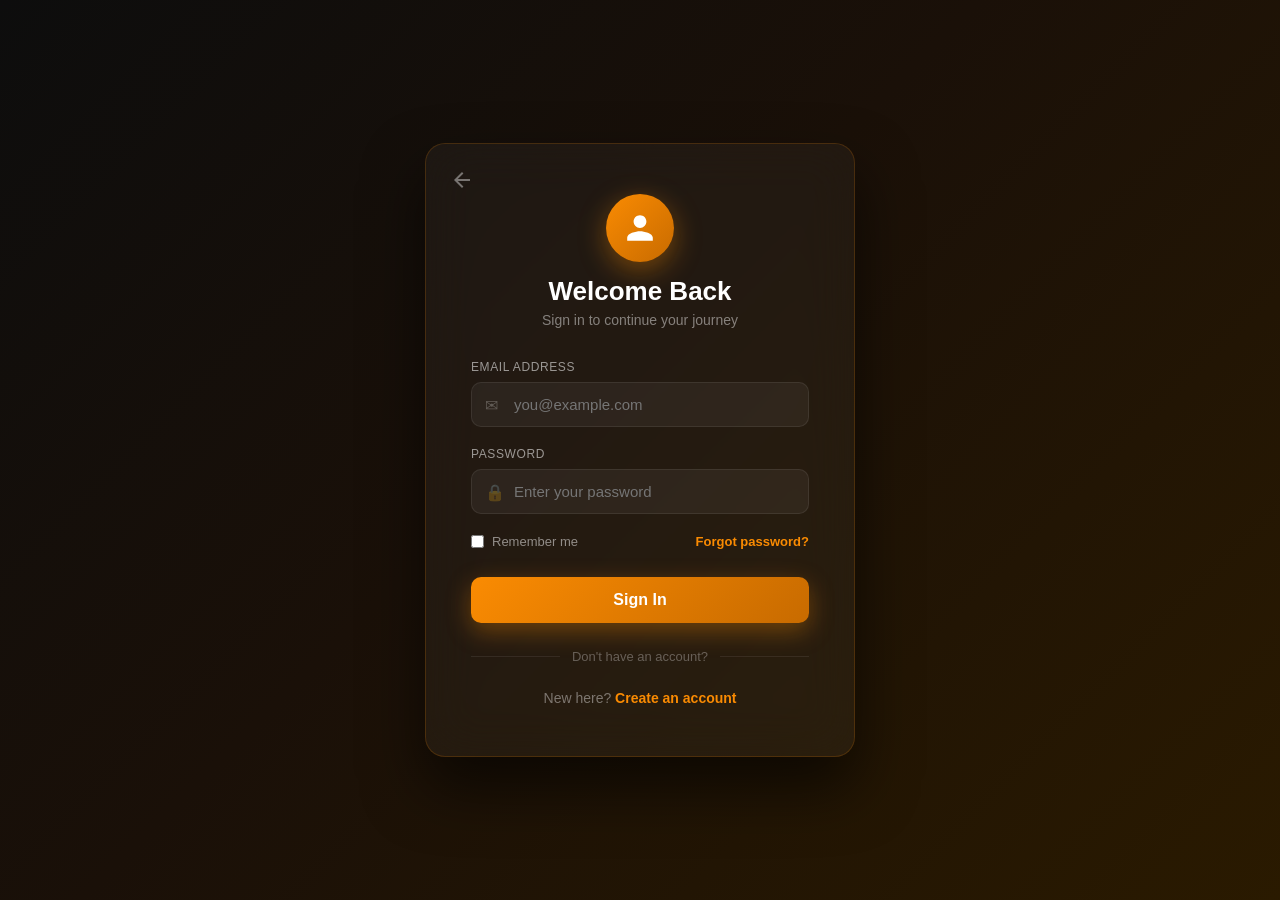
<file: login_form.html>
<!DOCTYPE html>
<html lang="en">
<head>
  <meta charset="UTF-8" />
  <meta name="viewport" content="width=device-width, initial-scale=1.0" />
  <meta name="description" content="Login to your account securely." />
  <title>Login — Tuscany Travel</title>
  <link rel="stylesheet" href="style/login.css" />
</head>
<body>

  <div class="login-container">

    <!-- Back to Home -->
    <a href="index.html" class="back-home" title="Back to Home">
      <svg xmlns="http://www.w3.org/2000/svg" viewBox="0 0 24 24" width="24" height="24" fill="currentColor">
        <path d="M20 11H7.83l5.59-5.59L12 4l-8 8 8 8 1.41-1.41L7.83 13H20v-2z"/>
      </svg>
    </a>

    <!-- Logo / Header -->
    <div class="login-logo">
      <div class="icon-circle">
        <!-- User icon (SVG) -->
        <svg xmlns="http://www.w3.org/2000/svg" viewBox="0 0 24 24">
          <path d="M12 12c2.7 0 4.8-2.1 4.8-4.8S14.7 2.4 12 2.4 7.2 4.5 7.2 7.2 9.3 12 12 12zm0 2.4c-3.2 0-9.6 1.6-9.6 4.8v2.4h19.2v-2.4c0-3.2-6.4-4.8-9.6-4.8z"/>
        </svg>
      </div>
      <h1>Welcome Back</h1>
      <p>Sign in to continue your journey</p>
    </div>

    <!-- Login Form -->
    <form id="loginForm" action="#" method="POST" novalidate>

      <!-- Email -->
      <div class="form-group">
        <label for="email">Email Address</label>
        <div class="input-wrapper">
          <input
            type="email"
            id="email"
            name="email"
            placeholder="you@example.com"
            autocomplete="email"
            required
          />
          <span class="input-icon">&#9993;</span>
        </div>
      </div>

      <!-- Password -->
      <div class="form-group">
        <label for="password">Password</label>
        <div class="input-wrapper">
          <input
            type="password"
            id="password"
            name="password"
            placeholder="Enter your password"
            autocomplete="current-password"
            required
          />
          <span class="input-icon">&#128274;</span>
        </div>
      </div>

      <!-- Remember Me / Forgot Password -->
      <div class="form-options">
        <label class="remember-me">
          <input type="checkbox" id="remember" name="remember" />
          <span>Remember me</span>
        </label>
        <a href="#" class="forgot-link">Forgot password?</a>
      </div>

      <!-- Submit -->
      <button type="submit" class="btn-login" id="loginBtn">Sign In</button>

    </form>

    <!-- Divider -->
    <div class="divider">
      <hr />
      <span>Don't have an account?</span>
      <hr />
    </div>

    <!-- Register redirect link -->
    <div class="register-redirect">
      <p>New here? <a href="register_form.html">Create an account</a></p>
    </div>

  </div>

</body>
</html>
</file>
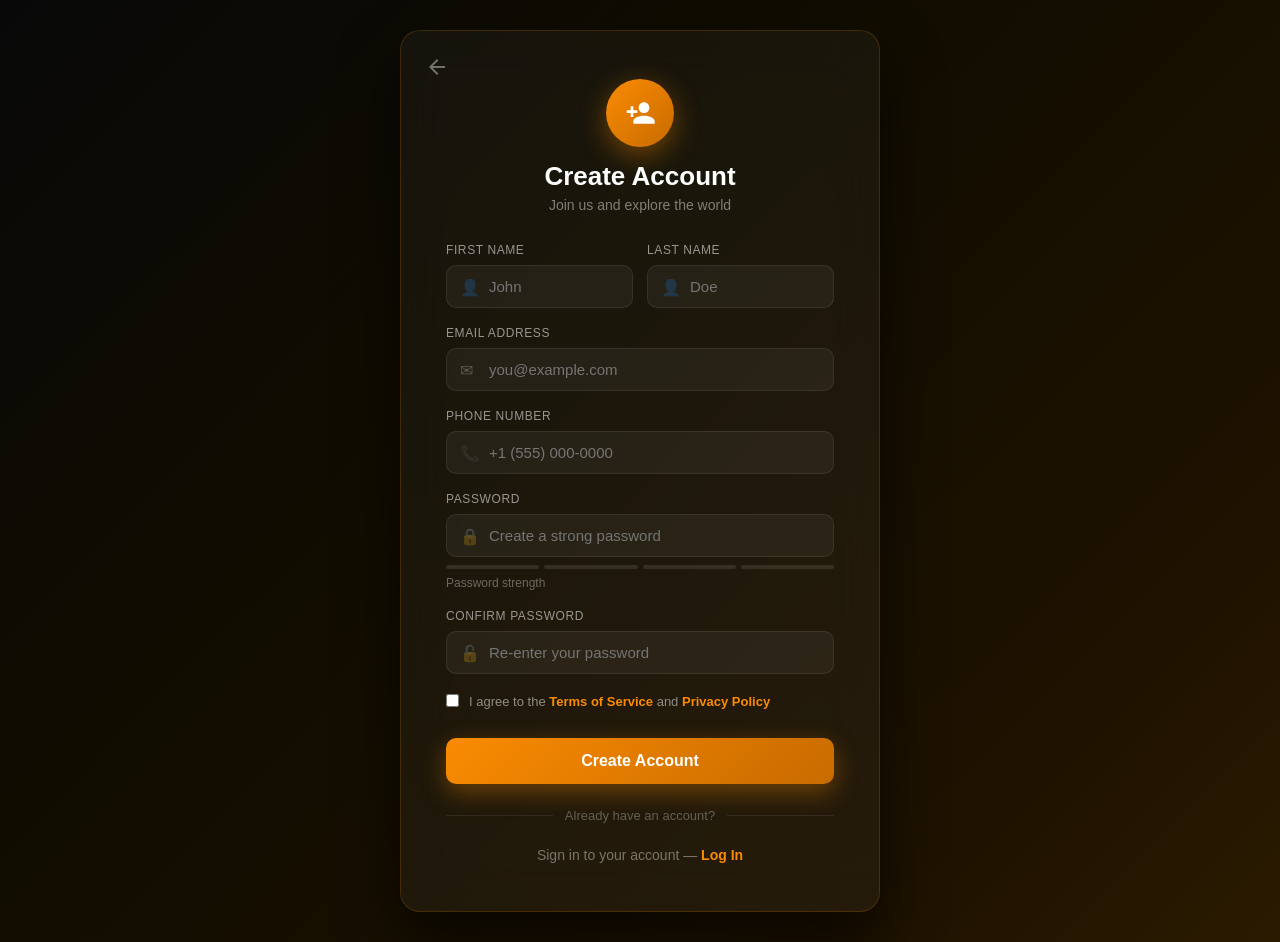
<file: register_form.html>
<!DOCTYPE html>
<html lang="en">
<head>
  <meta charset="UTF-8" />
  <meta name="viewport" content="width=device-width, initial-scale=1.0" />
  <meta name="description" content="Create a new account and start exploring." />
  <title>Register — Tuscany Travel</title>
  <link rel="stylesheet" href="style/register.css" />
</head>
<body>

  <div class="register-container">

    <!-- Back to Home -->
    <a href="index.html" class="back-home" title="Back to Home">
      <svg xmlns="http://www.w3.org/2000/svg" viewBox="0 0 24 24" width="24" height="24" fill="currentColor">
        <path d="M20 11H7.83l5.59-5.59L12 4l-8 8 8 8 1.41-1.41L7.83 13H20v-2z"/>
      </svg>
    </a>

    <!-- Logo / Header -->
    <div class="register-logo">
      <div class="icon-circle">
        <!-- Person-add icon (SVG) -->
        <svg xmlns="http://www.w3.org/2000/svg" viewBox="0 0 24 24">
          <path d="M15 12c2.2 0 4-1.8 4-4s-1.8-4-4-4-4 1.8-4 4 1.8 4 4 4zm-8-2V7H5v3H2v2h3v3h2v-3h3v-2H7zm8 4c-2.7 0-8 1.3-8 4v2h16v-2c0-2.7-5.3-4-8-4z"/>
        </svg>
      </div>
      <h1>Create Account</h1>
      <p>Join us and explore the world</p>
    </div>

    <!-- Register Form -->
    <form id="registerForm" action="#" method="POST" novalidate>

      <!-- First Name + Last Name -->
      <div class="form-row">
        <div class="form-group">
          <label for="firstName">First Name</label>
          <div class="input-wrapper">
            <input
              type="text"
              id="firstName"
              name="firstName"
              placeholder="John"
              autocomplete="given-name"
              required
            />
            <span class="input-icon">&#128100;</span>
          </div>
        </div>

        <div class="form-group">
          <label for="lastName">Last Name</label>
          <div class="input-wrapper">
            <input
              type="text"
              id="lastName"
              name="lastName"
              placeholder="Doe"
              autocomplete="family-name"
              required
            />
            <span class="input-icon">&#128100;</span>
          </div>
        </div>
      </div>

      <!-- Email -->
      <div class="form-group">
        <label for="email">Email Address</label>
        <div class="input-wrapper">
          <input
            type="email"
            id="email"
            name="email"
            placeholder="you@example.com"
            autocomplete="email"
            required
          />
          <span class="input-icon">&#9993;</span>
        </div>
      </div>

      <!-- Phone (optional) -->
      <div class="form-group">
        <label for="phone">Phone Number</label>
        <div class="input-wrapper">
          <input
            type="tel"
            id="phone"
            name="phone"
            placeholder="+1 (555) 000-0000"
            autocomplete="tel"
          />
          <span class="input-icon">&#128222;</span>
        </div>
      </div>

      <!-- Password -->
      <div class="form-group">
        <label for="password">Password</label>
        <div class="input-wrapper">
          <input
            type="password"
            id="password"
            name="password"
            placeholder="Create a strong password"
            autocomplete="new-password"
            required
          />
          <span class="input-icon">&#128274;</span>
        </div>
        <div class="password-strength">
          <div class="strength-bar">
            <span id="bar1"></span>
            <span id="bar2"></span>
            <span id="bar3"></span>
            <span id="bar4"></span>
          </div>
          <span class="strength-label" id="strengthLabel">Password strength</span>
        </div>
      </div>

      <!-- Confirm Password -->
      <div class="form-group">
        <label for="confirmPassword">Confirm Password</label>
        <div class="input-wrapper">
          <input
            type="password"
            id="confirmPassword"
            name="confirmPassword"
            placeholder="Re-enter your password"
            autocomplete="new-password"
            required
          />
          <span class="input-icon">&#128275;</span>
        </div>
      </div>

      <!-- Terms & Conditions -->
      <div class="terms-group">
        <input type="checkbox" id="terms" name="terms" required />
        <span>
          I agree to the
          <a href="#">Terms of Service</a>
          and
          <a href="#">Privacy Policy</a>
        </span>
      </div>

      <!-- Submit -->
      <button type="submit" class="btn-register" id="registerBtn">Create Account</button>

    </form>

    <!-- Divider -->
    <div class="divider">
      <hr />
      <span>Already have an account?</span>
      <hr />
    </div>

    <!-- Login redirect link -->
    <div class="login-redirect">
      <p>Sign in to your account — <a href="login_form.html">Log In</a></p>
    </div>

  </div>

  <!-- Password strength script -->
  <script>
    const passwordInput = document.getElementById('password');
    const bars = [
      document.getElementById('bar1'),
      document.getElementById('bar2'),
      document.getElementById('bar3'),
      document.getElementById('bar4')
    ];
    const strengthLabel = document.getElementById('strengthLabel');

    passwordInput.addEventListener('input', () => {
      const val = passwordInput.value;
      let score = 0;

      if (val.length >= 8)           score++;
      if (/[A-Z]/.test(val))         score++;
      if (/[0-9]/.test(val))         score++;
      if (/[^A-Za-z0-9]/.test(val))  score++;

      const colors  = ['#e94560', '#f0a500', '#38ef7d', '#11998e'];
      const labels  = ['Weak', 'Fair', 'Good', 'Strong'];

      bars.forEach((bar, i) => {
        bar.style.background = i < score ? colors[score - 1] : 'rgba(255,255,255,0.12)';
      });

      strengthLabel.textContent = score > 0 ? labels[score - 1] : 'Password strength';
      strengthLabel.style.color = score > 0 ? colors[score - 1] : 'rgba(255,255,255,0.4)';
    });
  </script>

  <!-- Form Validation Script -->
  <script src="script/register_form.js"></script>

</body>
</html>
</file>
<file: style/login.css>
/* =============================================
   LOGIN PAGE STYLES (Dark Mode - Eye Comfort)
   ============================================= */

* {
    margin: 0;
    padding: 0;
    box-sizing: border-box;
}

/* --- Dark Warm Gradient Background --- */
body {
    font-family: 'Segoe UI', Arial, sans-serif;
    background: linear-gradient(135deg, #0d0d0d 0%, #1a1008 45%, #2a1a00 100%);
    min-height: 100vh;
    display: flex;
    align-items: center;
    justify-content: center;
    padding: 20px;
}

/* --- Glassmorphism Card (Soft on the eyes) --- */
.login-container {
    background: rgba(255, 255, 255, 0.04);
    backdrop-filter: blur(24px);
    -webkit-backdrop-filter: blur(24px);
    border: 1px solid rgba(250, 139, 2, 0.18);
    border-radius: 20px;
    padding: 50px 45px;
    width: 100%;
    max-width: 430px;
    box-shadow: 0 30px 60px rgba(0, 0, 0, 0.6);
}

/* --- Logo & Header --- */
.login-logo {
    text-align: center;
    margin-bottom: 32px;
}

.login-logo .icon-circle {
    width: 68px;
    height: 68px;
    background: linear-gradient(135deg, #fa8b02, #c86b00);
    border-radius: 50%;
    display: flex;
    align-items: center;
    justify-content: center;
    margin: 0 auto 14px;
    box-shadow: 0 8px 28px rgba(250, 139, 2, 0.4);
}

.login-logo .icon-circle svg {
    width: 32px;
    height: 32px;
    fill: #ffffff;
}

.login-logo h1 {
    font-size: 26px;
    color: #ffffff;
}

.login-logo p {
    font-size: 14px;
    color: rgba(255, 255, 255, 0.45);
    margin-top: 5px;
}

/* --- Form Fields --- */
.form-group {
    margin-bottom: 20px;
}

.form-group label {
    display: block;
    font-size: 12px;
    color: rgba(255, 255, 255, 0.55);
    margin-bottom: 8px;
    text-transform: uppercase;
    letter-spacing: 0.6px;
}

.input-wrapper {
    position: relative;
}

.input-wrapper .input-icon {
    position: absolute;
    left: 14px;
    top: 50%;
    transform: translateY(-50%);
    color: rgba(255, 255, 255, 0.25);
    font-size: 16px;
}

.form-group input {
    width: 100%;
    padding: 13px 14px 13px 42px;
    background: rgba(255, 255, 255, 0.05);
    border: 1.5px solid rgba(255, 255, 255, 0.08);
    border-radius: 10px;
    color: #ffffff;
    font-size: 15px;
    outline: none;
}

.form-group input:focus {
    border-color: #fa8b02;
    background: rgba(250, 139, 2, 0.06);
}

/* --- Options Row --- */
.form-options {
    display: flex;
    justify-content: space-between;
    align-items: center;
    margin-bottom: 28px;
}

.remember-me {
    display: flex;
    align-items: center;
    gap: 8px;
    cursor: pointer;
    color: rgba(255, 255, 255, 0.5);
    font-size: 13px;
}

.remember-me input {
    accent-color: #fa8b02;
}

.forgot-link {
    font-size: 13px;
    color: #fa8b02;
    text-decoration: none;
    font-weight: 600;
}

/* --- Login Button --- */
.btn-login {
    width: 100%;
    padding: 14px;
    background: linear-gradient(135deg, #fa8b02, #c86b00);
    color: #ffffff;
    font-size: 16px;
    font-weight: bold;
    border: none;
    border-radius: 10px;
    cursor: pointer;
    box-shadow: 0 8px 24px rgba(250, 139, 2, 0.35);
}

.btn-login:hover {
    transform: translateY(-2px);
    box-shadow: 0 14px 32px rgba(250, 139, 2, 0.45);
}

/* --- Bottom Redirect --- */
.divider {
    display: flex;
    align-items: center;
    gap: 12px;
    margin: 26px 0;
}

.divider hr {
    flex: 1;
    border: none;
    border-top: 1px solid rgba(255, 255, 255, 0.08);
}

.divider span {
    font-size: 13px;
    color: rgba(255, 255, 255, 0.3);
}

.register-redirect {
    text-align: center;
    color: rgba(255, 255, 255, 0.4);
    font-size: 14px;
}

.register-redirect a {
    color: #fa8b02;
    font-weight: bold;
    text-decoration: none;
}

/* Back to Home Button */
.login-container {
    position: relative;
}

.back-home {
    position: absolute;
    top: 24px;
    left: 24px;
    color: rgba(255, 255, 255, 0.4);
    transition: color 0.3s ease;
}

.back-home:hover {
    color: #fa8b02;
}
</file>
<file: style/register.css>
/* =============================================
   REGISTER PAGE STYLES (Dark Mode - Eye Comfort)
   ============================================= */

* {
    margin: 0;
    padding: 0;
    box-sizing: border-box;
}

/* --- Dark Warm Gradient Background --- */
body {
    font-family: 'Segoe UI', Arial, sans-serif;
    background: linear-gradient(135deg, #080808 0%, #110d00 40%, #1e1200 80%, #2a1a00 100%);
    min-height: 100vh;
    display: flex;
    align-items: center;
    justify-content: center;
    padding: 30px 20px;
}

/* --- Glassmorphism Card (Soft on the eyes) --- */
.register-container {
    background: rgba(255, 255, 255, 0.04);
    backdrop-filter: blur(24px);
    -webkit-backdrop-filter: blur(24px);
    border: 1px solid rgba(250, 139, 2, 0.18);
    border-radius: 20px;
    padding: 48px 45px;
    width: 100%;
    max-width: 480px;
    box-shadow: 0 30px 60px rgba(0, 0, 0, 0.65);
}

/* --- Logo & Header --- */
.register-logo {
    text-align: center;
    margin-bottom: 30px;
}

.register-logo .icon-circle {
    width: 68px;
    height: 68px;
    background: linear-gradient(135deg, #fa8b02, #c86b00);
    border-radius: 50%;
    display: flex;
    align-items: center;
    justify-content: center;
    margin: 0 auto 14px;
    box-shadow: 0 8px 28px rgba(250, 139, 2, 0.4);
}

.register-logo .icon-circle svg {
    width: 32px;
    height: 32px;
    fill: #ffffff;
}

.register-logo h1 {
    font-size: 26px;
    color: #ffffff;
}

.register-logo p {
    font-size: 14px;
    color: rgba(255, 255, 255, 0.45);
    margin-top: 5px;
}

/* --- Form Fields --- */
.form-row {
    display: flex;
    gap: 14px;
}

.form-row .form-group {
    flex: 1;
}

.form-group {
    margin-bottom: 18px;
}

.form-group label {
    display: block;
    font-size: 12px;
    color: rgba(255, 255, 255, 0.55);
    margin-bottom: 8px;
    text-transform: uppercase;
    letter-spacing: 0.6px;
}

.input-wrapper {
    position: relative;
}

.input-wrapper .input-icon {
    position: absolute;
    left: 14px;
    top: 50%;
    transform: translateY(-50%);
    color: rgba(255, 255, 255, 0.25);
    font-size: 16px;
}

.form-group input {
    width: 100%;
    padding: 12px 14px 12px 42px;
    background: rgba(255, 255, 255, 0.05);
    border: 1.5px solid rgba(255, 255, 255, 0.08);
    border-radius: 10px;
    color: #ffffff;
    font-size: 15px;
    outline: none;
}

.form-group input:focus {
    border-color: #fa8b02;
    background: rgba(250, 139, 2, 0.06);
}

/* --- Password Strength --- */
.password-strength {
    margin-top: 8px;
}

.strength-bar {
    display: flex;
    gap: 5px;
    margin-bottom: 4px;
}

.strength-bar span {
    flex: 1;
    height: 4px;
    border-radius: 4px;
    background: rgba(255, 255, 255, 0.1);
}

.strength-label {
    font-size: 12px;
    color: rgba(255, 255, 255, 0.35);
}

/* --- Terms Checkbox --- */
.terms-group {
    display: flex;
    align-items: flex-start;
    gap: 10px;
    margin-bottom: 26px;
}

.terms-group input {
    accent-color: #fa8b02;
    margin-top: 2px;
}

.terms-group span {
    font-size: 13px;
    color: rgba(255, 255, 255, 0.5);
    line-height: 1.5;
}

.terms-group span a {
    color: #fa8b02;
    text-decoration: none;
    font-weight: 700;
}

/* --- Register Button --- */
.btn-register {
    width: 100%;
    padding: 14px;
    background: linear-gradient(135deg, #fa8b02, #c86b00);
    color: #ffffff;
    font-size: 16px;
    font-weight: bold;
    border: none;
    border-radius: 10px;
    cursor: pointer;
    box-shadow: 0 8px 24px rgba(250, 139, 2, 0.35);
}

.btn-register:hover {
    transform: translateY(-2px);
    box-shadow: 0 14px 32px rgba(250, 139, 2, 0.45);
}

/* --- Bottom Redirect --- */
.divider {
    display: flex;
    align-items: center;
    gap: 12px;
    margin: 24px 0;
}

.divider hr {
    flex: 1;
    border: none;
    border-top: 1px solid rgba(255, 255, 255, 0.08);
}

.divider span {
    font-size: 13px;
    color: rgba(255, 255, 255, 0.3);
}

.login-redirect {
    text-align: center;
    color: rgba(255, 255, 255, 0.4);
    font-size: 14px;
}

.login-redirect a {
    color: #fa8b02;
    font-weight: bold;
    text-decoration: none;
}

/* Back to Home Button */
.register-container {
    position: relative;
}

.back-home {
    position: absolute;
    top: 24px;
    left: 24px;
    color: rgba(255, 255, 255, 0.4);
    transition: color 0.3s ease;
}

.back-home:hover {
    color: #fa8b02;
}
</file>
